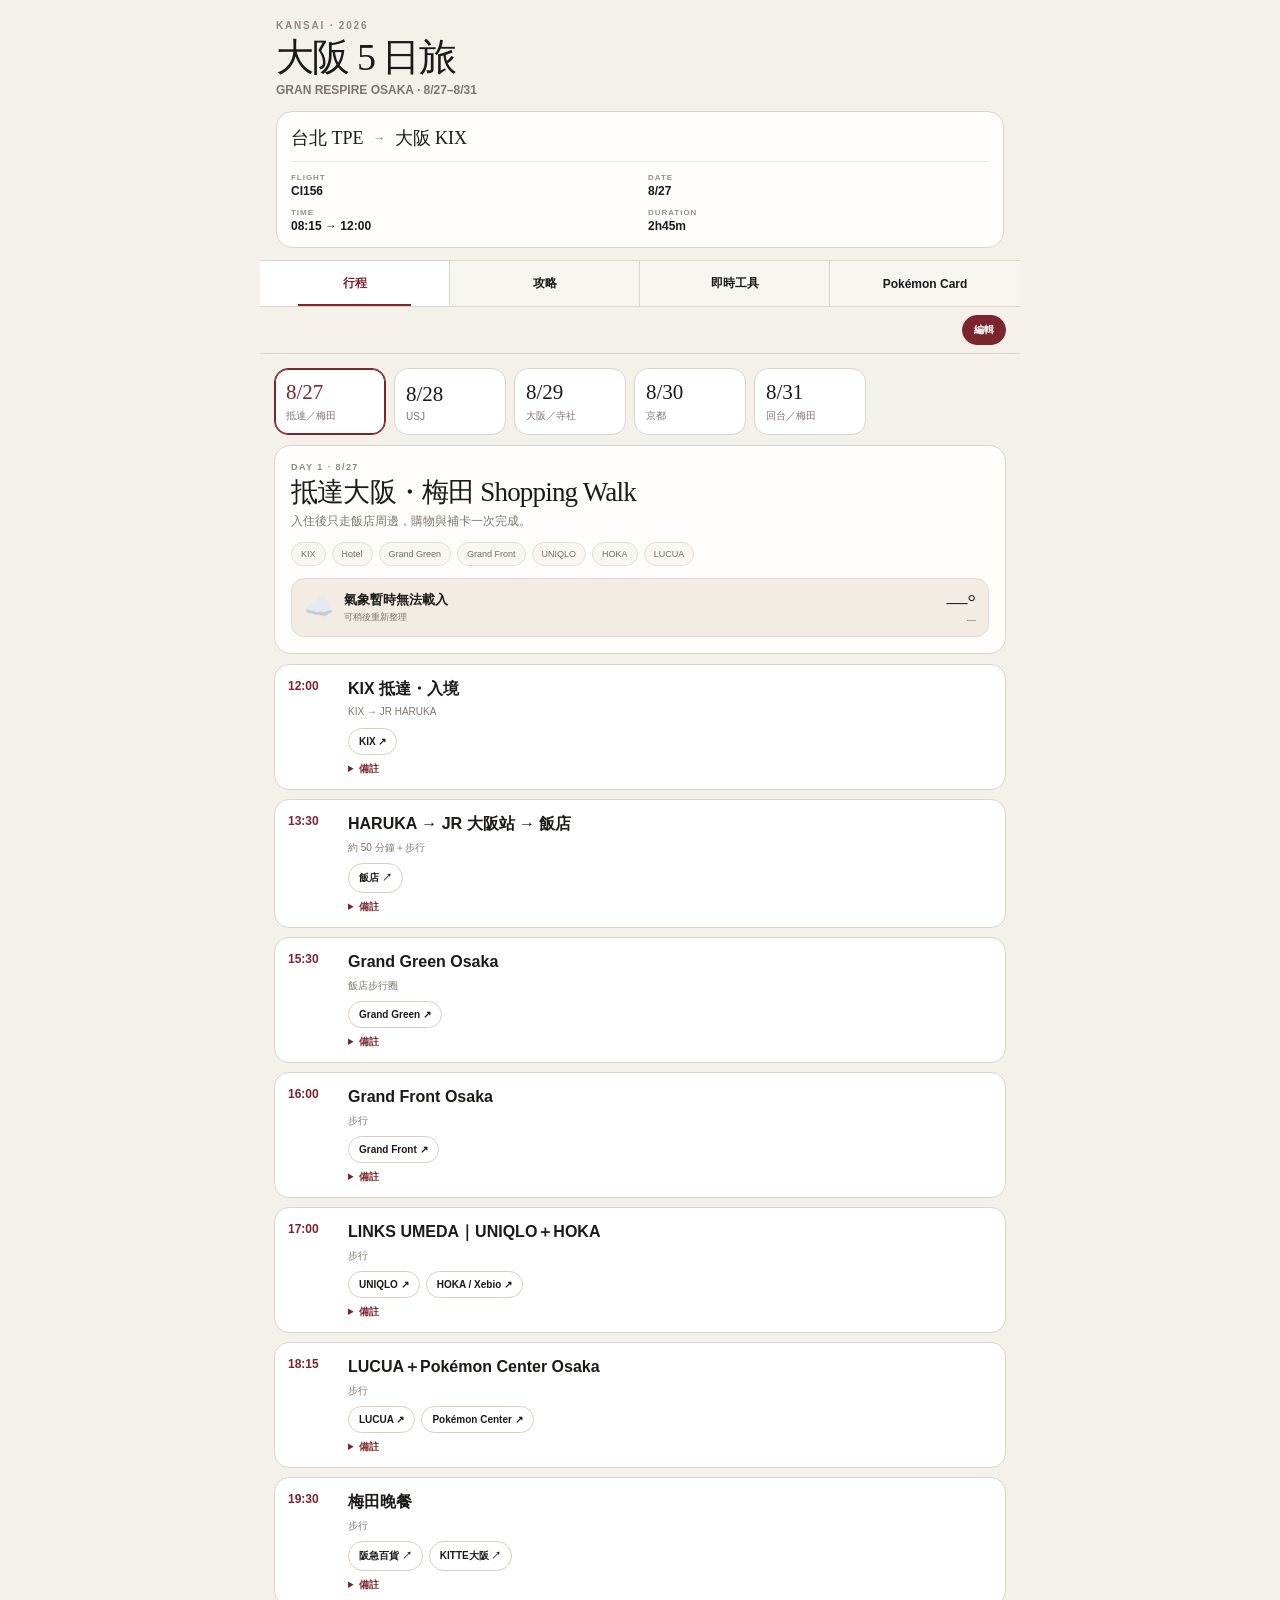
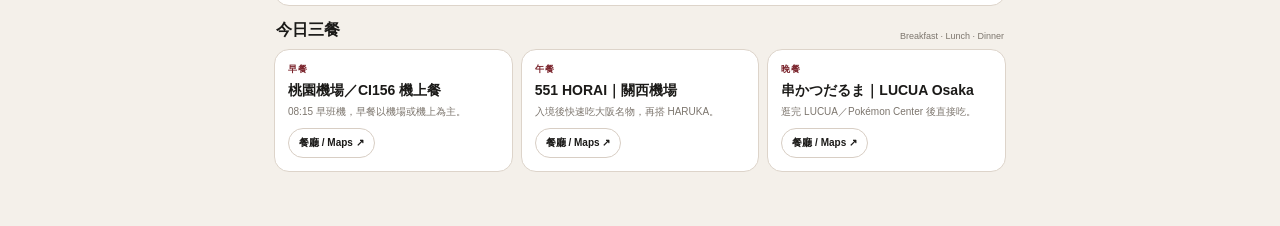
<file: index.html>
<!doctype html><html lang="zh-Hant"><head><meta charset="utf-8"><meta name="viewport" content="width=device-width,initial-scale=1,viewport-fit=cover"><meta name="theme-color" content="#f4f0ea"><title>大阪 5 日旅</title><meta http-equiv="refresh" content="0; url=./mobile-app-v27.html?v=27b"><script>location.replace('./mobile-app-v27.html?v=27b');</script><style>html,body{margin:0;min-height:100%;background:#f4f0ea;color:#1b1a18;font-family:-apple-system,BlinkMacSystemFont,'Segoe UI','Noto Sans TC',sans-serif}.loading{min-height:100vh;display:grid;place-items:center}.box{text-align:center}.box b{display:block;font-family:Georgia,serif;font-size:32px;font-weight:400}.box span{display:block;margin-top:8px;color:#817970;font-size:12px}</style></head><body><div class="loading"><div class="box"><b>大阪 5 日旅</b><span>正在開啟旅遊 App…</span></div></div></body></html>
</file>
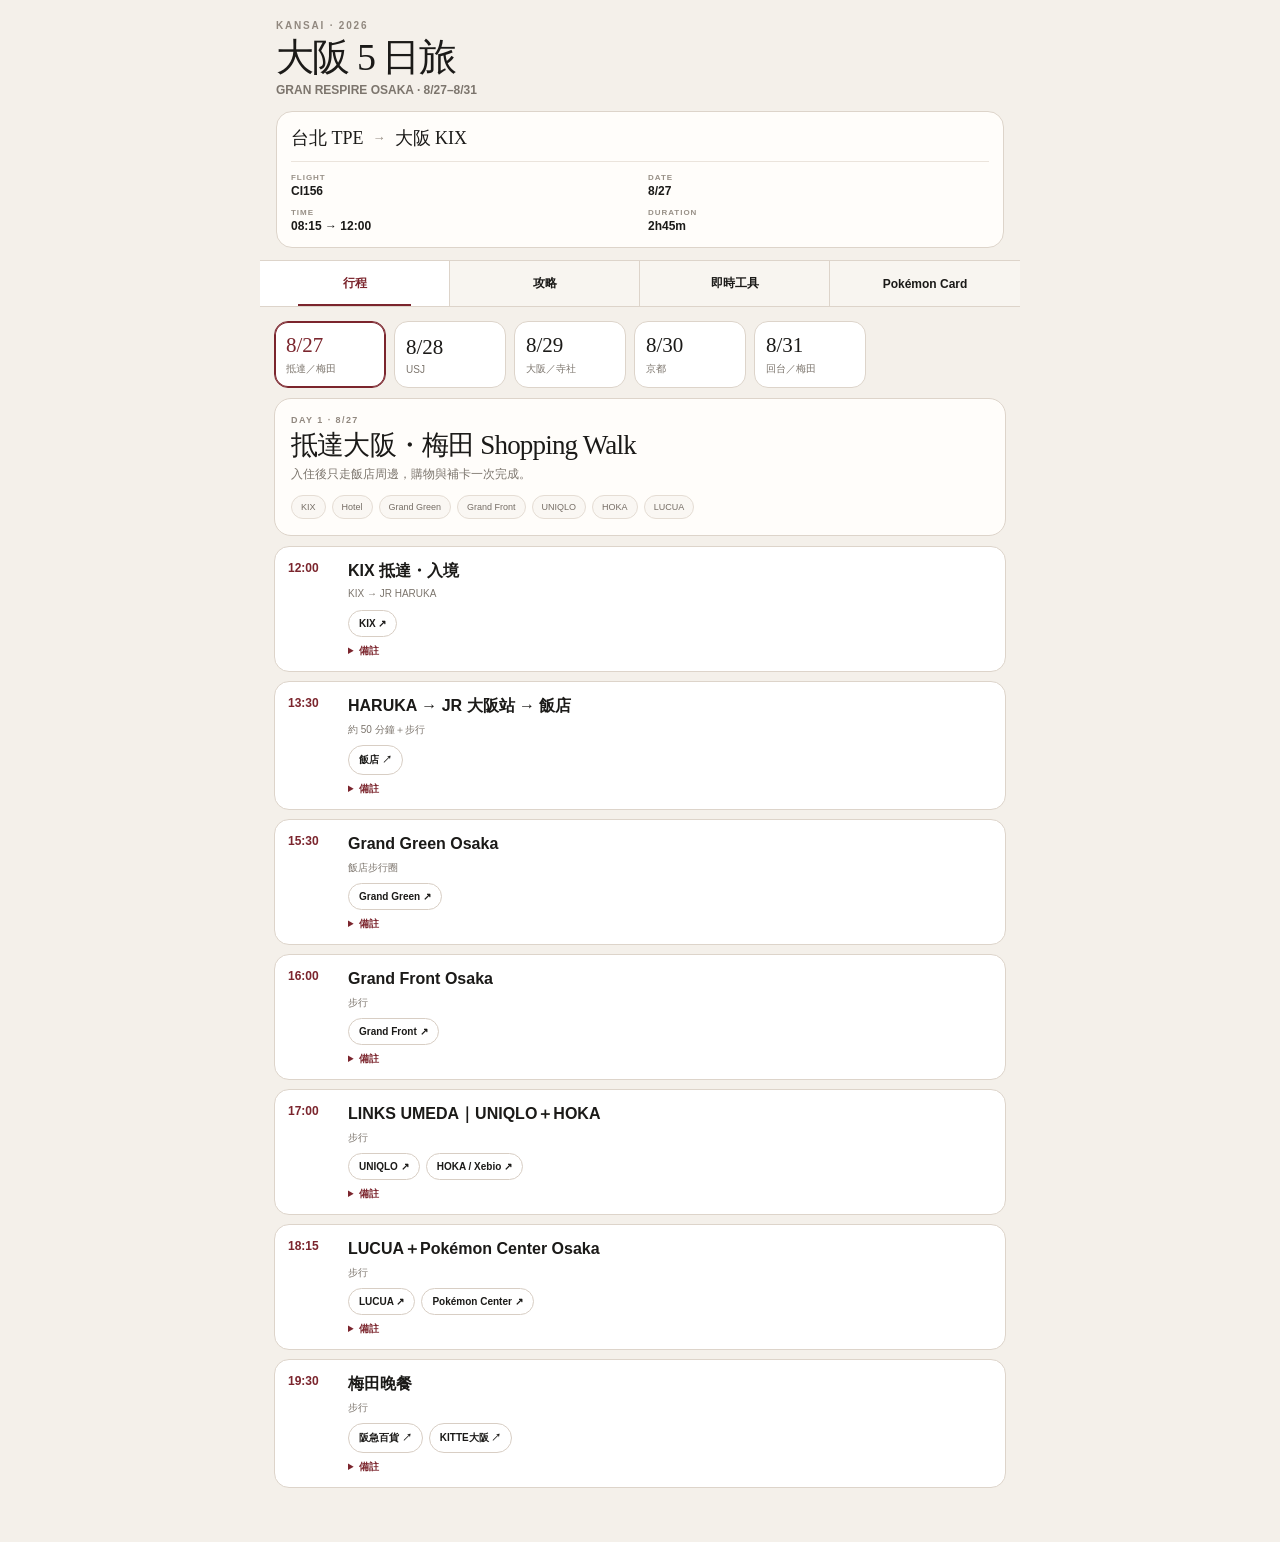
<file: mobile-app-v26.html>
<!doctype html><html lang="zh-Hant"><head><meta charset="utf-8"><meta name="viewport" content="width=device-width,initial-scale=1,viewport-fit=cover"><meta name="theme-color" content="#f4f0ea"><title>大阪 5 日旅</title>
<style>
:root{--bg:#f4f0ea;--paper:#fffdfa;--ink:#1b1a18;--muted:#7c756d;--line:#ddd4ca;--wine:#7b252d;--soft:#eee7df}
*{box-sizing:border-box}html,body{margin:0;max-width:100%;overflow-x:hidden;background:var(--bg);color:var(--ink);font-family:-apple-system,BlinkMacSystemFont,"Segoe UI","Noto Sans TC",sans-serif}body{padding-bottom:40px}a{color:inherit}button{font:inherit}
.app{width:100%;max-width:760px;margin:0 auto}
.hero{padding:20px 16px 12px}.kicker{font-size:10px;letter-spacing:.18em;font-weight:900;color:#91887f}h1{font-family:Georgia,"Noto Serif TC",serif;font-size:38px;font-weight:400;letter-spacing:-.04em;line-height:1;margin:7px 0 7px}.sub{font-size:12px;color:var(--muted);font-weight:700}
.flight{margin-top:14px;background:var(--paper);border:1px solid var(--line);border-radius:16px;padding:14px}.flight-route{display:flex;align-items:center;gap:9px;font-family:Georgia,"Noto Serif TC",serif;font-size:18px}.flight-route b{font-size:13px;color:#978e84}.flight-grid{display:grid;grid-template-columns:repeat(2,minmax(0,1fr));gap:10px 16px;border-top:1px solid #ebe4dc;margin-top:11px;padding-top:11px}.flight-grid span{font-size:12px;font-weight:800}.flight-grid small{display:block;color:#989087;font-size:8px;letter-spacing:.12em;text-transform:uppercase;margin-bottom:2px}
.mainnav{position:sticky;top:0;z-index:30;display:grid;grid-template-columns:repeat(4,minmax(0,1fr));background:rgba(248,245,240,.97);backdrop-filter:blur(16px);border-top:1px solid var(--line);border-bottom:1px solid var(--line)}.mainnav button{appearance:none;border:0;border-right:1px solid var(--line);background:transparent;padding:14px 1px;font-size:12px;font-weight:850;white-space:nowrap;color:var(--ink);position:relative}.mainnav button:last-child{border-right:0}.mainnav button.active{color:var(--wine);background:white}.mainnav button.active:after{content:"";position:absolute;left:20%;right:20%;bottom:0;height:2px;background:var(--wine)}
.page{display:none;padding:14px}.page.active{display:block}.sectionhead{padding:4px 2px 12px}.ey{font-size:9px;letter-spacing:.16em;font-weight:900;color:#91887f}h2{font-family:Georgia,"Noto Serif TC",serif;font-size:28px;font-weight:400;letter-spacing:-.03em;line-height:1.12;margin:5px 0 5px}.sectionhead p{margin:0;color:var(--muted);font-size:12px;line-height:1.6}
.days{display:flex;gap:8px;overflow-x:auto;scrollbar-width:none;padding-bottom:10px}.days::-webkit-scrollbar{display:none}.daybtn{flex:0 0 112px;border:1px solid var(--line);border-radius:14px;background:white;text-align:left;padding:11px;color:var(--ink)}.daybtn b{font-family:Georgia,serif;font-weight:400;font-size:21px;display:block}.daybtn span{display:block;color:var(--muted);font-size:10px;margin-top:4px;white-space:nowrap;overflow:hidden;text-overflow:ellipsis}.daybtn.active{border-color:var(--wine);box-shadow:inset 0 0 0 1px var(--wine)}.daybtn.active b{color:var(--wine)}
.dayhead{background:var(--paper);border:1px solid var(--line);border-radius:17px;padding:16px;margin-bottom:10px}.dayhead h2{font-size:27px}.dayhead p{margin:0;color:var(--muted);font-size:12px;line-height:1.55}.chips{display:flex;gap:6px;overflow-x:auto;padding-top:11px}.chips span{flex:0 0 auto;border:1px solid #e5ddd4;background:#faf7f3;border-radius:999px;padding:6px 9px;font-size:9px;color:#756d65}
.timeline{display:grid;gap:9px}.stop{display:grid;grid-template-columns:50px minmax(0,1fr);gap:10px;background:white;border:1px solid var(--line);border-radius:15px;padding:13px}.time{font-size:12px;font-weight:900;color:var(--wine);padding-top:1px}.stop h3{font-size:16px;line-height:1.35;margin:0 0 5px}.transport{font-size:10px;line-height:1.55;color:var(--muted)}.links{display:flex;flex-wrap:wrap;gap:6px;margin-top:8px}.link{display:inline-flex;text-decoration:none;border:1px solid #d8cec4;border-radius:999px;padding:7px 10px;background:#fff;font-size:10px;font-weight:800}details.note{margin-top:7px}details.note summary{font-size:10px;font-weight:800;color:var(--wine);cursor:pointer}details.note p{margin:7px 0 0;color:var(--muted);font-size:11px;line-height:1.65}
.cats{display:flex;gap:7px;overflow-x:auto;scrollbar-width:none;padding-bottom:11px}.cats::-webkit-scrollbar{display:none}.cat{flex:0 0 auto;border:1px solid var(--line);border-radius:999px;background:white;padding:9px 13px;font-size:11px;font-weight:800;color:var(--ink)}.cat.active{background:var(--wine);border-color:var(--wine);color:white}
.intro{background:#f0ebe5;border-radius:14px;padding:12px 13px;color:#625c56;font-size:11px;line-height:1.65;margin-bottom:10px}.cardlist{display:grid;gap:9px}details.card{background:white;border:1px solid var(--line);border-radius:15px;overflow:hidden}details.card summary{list-style:none;cursor:pointer;padding:14px 15px;font-size:14px;font-weight:850;line-height:1.4}details.card summary::-webkit-details-marker{display:none}details.card summary:after{content:'＋';float:right;color:var(--wine)}details.card[open] summary:after{content:'－'}.cardbody{padding:0 15px 14px;border-top:1px solid #eee7df}.cardbody p{font-size:12px;line-height:1.75;color:#625d57;margin:12px 0 0;white-space:normal;overflow-wrap:anywhere}.cardbody .links{margin-top:10px}
.filters{display:flex;gap:7px;overflow-x:auto;padding-bottom:11px;scrollbar-width:none}.filter{flex:0 0 auto;border:1px solid var(--line);border-radius:999px;background:white;padding:8px 12px;font-size:10px;font-weight:800}.filter.active{background:var(--wine);color:white;border-color:var(--wine)}.shoplist{display:grid;gap:9px}.shop{background:white;border:1px solid var(--line);border-radius:15px;padding:14px}.shop .area{font-size:9px;letter-spacing:.12em;font-weight:900;color:var(--wine)}.shop h3{font-size:16px;margin:5px 0 6px}.shop p{margin:0;color:var(--muted);font-size:11px;line-height:1.65}
</style></head><body><main class="app">
<header class="hero"><div class="kicker">KANSAI · 2026</div><h1>大阪 5 日旅</h1><div class="sub">GRAN RESPIRE OSAKA · 8/27–8/31</div><section class="flight"><div class="flight-route"><span>台北 TPE</span><b>→</b><span>大阪 KIX</span></div><div class="flight-grid"><span><small>Flight</small>CI156</span><span><small>Date</small>8/27</span><span><small>Time</small>08:15 → 12:00</span><span><small>Duration</small>2h45m</span></div></section></header>
<nav class="mainnav"><button class="active" data-page="itinerary">行程</button><button data-page="guide">攻略</button><button data-page="tools">即時工具</button><button data-page="pokemon">Pokémon Card</button></nav>
<section class="page active" id="itinerary"><div class="days" id="days"></div><div id="dayview"></div></section>
<section class="page" id="guide"><div class="sectionhead"><div class="ey">TRAVEL GUIDE</div><h2>旅遊攻略</h2><p>先選分類，再看需要的資訊。</p></div><div class="cats" id="guideCats"></div><div id="guideView"></div></section>
<section class="page" id="tools"><div class="sectionhead"><div class="ey">TRAVEL TOOLS</div><h2>即時工具</h2><p>交通、訂位、三餐、行李與緊急備案。</p></div><div class="cats" id="toolCats"></div><div id="toolView"></div></section>
<section class="page" id="pokemon"><div class="sectionhead"><div class="ey">CARD SHOP ATLAS</div><h2>Pokémon Card</h2><p>依區域找店，直接開 Maps。</p></div><div class="filters" id="filters"></div><div class="shoplist" id="shops"></div></section>
</main>
<script>
const DATA={"days":[{"date":"8/27","short":"抵達／梅田","title":"抵達大阪・梅田 Shopping Walk","note":"入住後只走飯店周邊，購物與補卡一次完成。","chips":["KIX","Hotel","Grand Green","Grand Front","UNIQLO","HOKA","LUCUA"],"stops":[["12:00","KIX 抵達・入境","KIX → JR HARUKA","預留 60–90 分鐘入境、領行李。",[{"label":"KIX","href":"https://www.google.com/maps/search/?api=1&query=Kansai%20International%20Airport"}]],["13:30","HARUKA → JR 大阪站 → 飯店","約 50 分鐘＋步行","寄放行李／Check-in。",[{"label":"飯店","href":"https://www.google.com/maps/search/?api=1&query=Hotel%20Hankyu%20GRAN%20RESPIRE%20OSAKA"}]],["15:30","Grand Green Osaka","飯店步行圈","先逛飯店樓下與周邊商場。",[{"label":"Grand Green","href":"https://www.google.com/maps/search/?api=1&query=Grand%20Green%20Osaka%20South%20Building%20Osaka"}]],["16:00","Grand Front Osaka","步行","服飾、生活選物與雜貨。",[{"label":"Grand Front","href":"https://www.google.com/maps/search/?api=1&query=Grand%20Front%20Osaka"}]],["17:00","LINKS UMEDA｜UNIQLO＋HOKA","步行","UNIQLO UMEDA 1–2F；HOKA 到 4F Super Sports Xebio 看現場庫存。",[{"label":"UNIQLO","href":"https://www.google.com/maps/search/?api=1&query=UNIQLO%20UMEDA%20LINKS%20UMEDA%20Osaka"},{"label":"HOKA / Xebio","href":"https://www.google.com/maps/search/?api=1&query=Super%20Sports%20Xebio%20LINKS%20UMEDA%20Osaka"}]],["18:15","LUCUA＋Pokémon Center Osaka","步行","最後補官方商品與卡牌。",[{"label":"LUCUA","href":"https://www.google.com/maps/search/?api=1&query=LUCUA%20Osaka"},{"label":"Pokémon Center","href":"https://www.google.com/maps/search/?api=1&query=Pok%C3%A9mon%20Center%20Osaka%20LUCUA%20Osaka"}]],["19:30","梅田晚餐","步行","阪急、Yodobashi、KITTE 視體力擇一。",[{"label":"阪急百貨","href":"https://www.google.com/maps/search/?api=1&query=Hankyu%20Umeda%20Main%20Store%20Osaka"},{"label":"KITTE大阪","href":"https://www.google.com/maps/search/?api=1&query=KITTE%20Osaka"}]]]},
{"date":"8/28","short":"USJ","title":"Universal Studios Japan","note":"白天專心玩 USJ，回梅田再補卡。","chips":["USJ","Universal City","Umeda"],"stops":[["06:30","飯店出發","大阪站 → 西九條 → Universal-City","依官方開園時間提早抵達。",[{"label":"USJ","href":"https://www.google.com/maps/search/?api=1&query=Universal%20Studios%20Japan"}]],["全天","USJ","Park Day","Express Pass 依時段跑，其餘用 App 看等待時間。",[{"label":"USJ","href":"https://www.google.com/maps/search/?api=1&query=Universal%20Studios%20Japan"}]],["20:30","回梅田・夜間補卡","Universal-City → Osaka Station","時間夠再去 CARDBOX OSAKA。",[{"label":"CARDBOX OSAKA","href":"https://www.google.com/maps/search/?api=1&query=CARDBOX%20OSAKA%20BREEZE%20BREEZE"}]]]},
{"date":"8/29","short":"大阪／寺社","title":"勝尾寺＋大鳥大社＋City Walk","note":"早上勝尾寺，中午大鳥大社，傍晚回難波／日本橋巡卡。","chips":["Katsuoji","Otori Taisha","Namba","Nipponbashi"],"stops":[["07:45","飯店出發 → 箕面萱野","梅田 → 御堂筋線／北大阪急行","銜接勝尾寺直行巴士。",[{"label":"箕面萱野","href":"https://www.google.com/maps/search/?api=1&query=Minoh-Kayano%20Station"}]],["09:00","勝尾寺","箕面萱野 → 直行巴士","參拜、達摩、拍照約 90 分鐘。",[{"label":"勝尾寺","href":"https://www.google.com/maps/search/?api=1&query=Katsuoji%20Temple%20Osaka"}]],["12:30","大鳥大社","箕面萱野 → 天王寺 → JR 阪和線 → 鳳","JR 鳳站步行約 5 分鐘。",[{"label":"大鳥大社","href":"https://www.google.com/maps/search/?api=1&query=Otori%20Taisha%20Osaka"}]],["15:00","難波八阪神社＋Late Lunch","鳳 → 天王寺 → 難波","咖啡與午餐依現場排隊彈性穿插。",[{"label":"難波八阪神社","href":"https://www.google.com/maps/search/?api=1&query=Namba%20Yasaka%20Jinja%20Osaka"},{"label":"AUN COFFEE","href":"https://www.google.com/maps/search/?api=1&query=AUN%20COFFEE%20Osaka"}]],["17:00","Pokémon Center Osaka DX → Card Hunt","心齋橋 → 難波 → 日本橋","巡 Hareruya2、Dragon Star、Card Labo 等。",[{"label":"Pokémon Center Osaka DX","href":"https://www.google.com/maps/search/?api=1&query=Pokemon%20Center%20Osaka%20DX"},{"label":"Hareruya2 Namba","href":"https://www.google.com/maps/search/?api=1&query=Hareruya%202%20Namba"},{"label":"Dragon Star","href":"https://www.google.com/maps/search/?api=1&query=Dragon%20Star%20Nipponbashi%20Osaka"}]],["20:00","難波晚餐＋藥妝","難波／心齋橋 → 梅田","晚餐後直接回飯店。",[{"label":"難波","href":"https://www.google.com/maps/search/?api=1&query=Namba%20Osaka"}]]]},
{"date":"8/30","short":"京都","title":"京都東山・祇園・河原町","note":"早上東山，下午河原町，回大阪前補京都卡店。","chips":["Fushimi Inari","Kiyomizu","Gion","Kawaramachi"],"stops":[["07:00","大阪 → 伏見稻荷","JR Osaka → Kyoto → Inari","早出避開人潮。",[{"label":"伏見稻荷","href":"https://www.google.com/maps/search/?api=1&query=Fushimi%20Inari%20Taisha"}]],["10:30","清水寺・二年坂・三年坂","市區交通＋步行","正午前完成坡道區。",[{"label":"清水寺","href":"https://www.google.com/maps/search/?api=1&query=Kiyomizu-dera%20Kyoto"}]],["15:30","祇園 → 河原町","步行／巴士","咖啡、錦市場或河原町商圈彈性調整。",[{"label":"祇園","href":"https://www.google.com/maps/search/?api=1&query=Gion%20Kyoto"},{"label":"錦市場","href":"https://www.google.com/maps/search/?api=1&query=Nishiki%20Market%20Kyoto"}]],["17:30","Pokémon Card Kyoto","河原町 → 四条烏丸 → 大阪梅田","TCG Capital＋Pokémon Center Kyoto。",[{"label":"Pokémon Center Kyoto","href":"https://www.google.com/maps/search/?api=1&query=Pokemon%20Center%20Kyoto"}]]]},
{"date":"8/31","short":"回台／梅田","title":"大阪 City Walk＋移動日回台灣","note":"退房後只留大阪站周邊，依回程班機倒推前往 KIX。","chips":["Hotel","Umeda","Last Card Hunt","KIX"],"stops":[["09:00","Check-out・行李寄放","飯店","大件行李留在飯店。",[{"label":"飯店","href":"https://www.google.com/maps/search/?api=1&query=Hotel%20Hankyu%20GRAN%20RESPIRE%20OSAKA"}]],["09:30","Grand Green → Grand Front → LUCUA","大阪站步行圈","最後購物、咖啡與伴手禮。",[{"label":"Grand Green","href":"https://www.google.com/maps/search/?api=1&query=Grand%20Green%20Osaka"},{"label":"LUCUA","href":"https://www.google.com/maps/search/?api=1&query=LUCUA%20Osaka"}]],["11:00","最後 Pokémon Card Hunt","梅田","只補前幾天缺貨清單。",[{"label":"Pokémon Center Osaka","href":"https://www.google.com/maps/search/?api=1&query=Pokemon%20Center%20Osaka%20LUCUA%20Osaka"},{"label":"CARDBOX OSAKA","href":"https://www.google.com/maps/search/?api=1&query=CARDBOX%20OSAKA%20BREEZE%20BREEZE"}]],["12:30","大阪站最後午餐・取行李","梅田","LUCUA、KITTE 或阪神梅田擇一。",[{"label":"KITTE大阪","href":"https://www.google.com/maps/search/?api=1&query=KITTE%20Osaka"}]],["依班機","大阪 → KIX → 台灣","大阪站 → KIX","以不影響報到與托運為最高優先。",[{"label":"KIX","href":"https://www.google.com/maps/search/?api=1&query=Kansai%20International%20Airport"}]]]}],
"guide":{"overview":{"name":"概況","intro":"8 月底的關西仍是盛夏。重點是防暑、補水，把長時間戶外景點放在早上。","cards":[{"title":"8 月天氣策略","body":"薄、透氣、快乾；隨身水、電解質飲、帽子、小風扇。午後雷雨時把室內商場與卡店提前。","links":[]}]},"attractions":{"name":"景點","intro":"景點當資料庫使用，依天氣、體力與現場狀況替換。","cards":[{"title":"大阪","body":"USJ、難波八阪神社、勝尾寺、大鳥大社、Grand Green Osaka。","links":[]},{"title":"京都","body":"伏見稻荷、清水寺、二三年坂、祇園、錦市場。","links":[]}]},"food":{"name":"美食","intro":"以大阪粉物、牛肉、拉麵，京都抹茶與在地甜點為主。","cards":[{"title":"大阪吃什麼","body":"大阪燒、燒肉、豬排、拉麵；熱門時段優先錯峰。","links":[]},{"title":"京都吃什麼","body":"抹茶、蕎麥麵、和菓子與咖啡。","links":[]}]},"transport":{"name":"交通","intro":"住宿在大阪站／梅田，KIX、USJ、京都都能從鐵路樞紐直接發散。","cards":[{"title":"KIX → 大阪站","body":"以 HARUKA 為主；市區與跨城使用 ICOCA／單次票。","links":[]},{"title":"跨城原則","body":"大阪↔京都以 JR／阪急依目的地選擇；大阪市內以 Metro＋步行。","links":[]}]},"stay":{"name":"住宿","intro":"GRAN RESPIRE OSAKA 適合大阪站為基地、每天往外放射。","cards":[{"title":"住梅田的優點","body":"KIX、京都、USJ 交通方便；百貨、餐廳與 Pokémon Center 都近。","links":[]}]},"shopping":{"name":"購物","intro":"伴手禮、藥妝與 Pokémon Card 分成隨路買與最後一天補貨。","cards":[{"title":"梅田","body":"LUCUA、大丸、阪神、阪急、Grand Front、Yodobashi、KITTE。","links":[]},{"title":"心齋橋／難波／日本橋","body":"服飾、藥妝、卡店密集，8/29 集中處理。","links":[]}]},"budget":{"name":"預算","intro":"必要成本與購物／Pokémon Card 預算分開看。","cards":[{"title":"每日基準","body":"餐飲約 ¥4,000–8,000／日；市區交通約 ¥1,000–2,500／日；咖啡小吃約 ¥1,000–2,000／日。","links":[]}]}} ,
"ops":{"transport":{"name":"交通","intro":"先用 HARUKA 進大阪，市內與跨城以 ICOCA／單次票處理。","cards":[{"title":"交通原則","body":"沒有必要為這份行程硬買一張全包 Pass。每段依 JR、Metro、阪急與步行組合即可。","links":[]}]},"reserve":{"name":"訂位","intro":"真正有庫存風險的是 USJ；餐廳多半是熱門時段排隊。","cards":[{"title":"優先處理","body":"USJ Studio Pass／Express Pass 先買；熱門餐廳視需求預約。","links":[]}]},"meals":{"name":"三餐","intro":"餐廳以動線、在地感與排隊風險平衡。","cards":[{"title":"用餐策略","body":"早餐簡單、午餐跟行程走、晚餐回主要商圈；不為一間店跨區。","links":[]}]},"save":{"name":"省錢","intro":"重點是票券不買錯、吃飯錯峰、購物不衝動、Card Hunt 先比價。","cards":[{"title":"省錢原則","body":"免費景點先吃滿；同一商圈集中購物；卡店先比價再下手。","links":[]}]},"apps":{"name":"APP","intro":"出發前登入並存好飯店、景點、卡店與餐廳。","cards":[{"title":"Google Maps","body":"主導航與店家營業狀態。","links":[{"label":"Google Maps","href":"https://maps.google.com"}]},{"title":"NAVITIME","body":"跨公司鐵路與路線判斷。","links":[]}]},"packing":{"name":"行李","intro":"8 月盛夏核心是快乾、防曬、防雨、補水與大量步行。","cards":[{"title":"必帶","body":"快乾短袖、透氣下身、薄罩衫、透氣運動鞋、防磨貼、帽子、小風扇、折傘、行動電源。","links":[]}]},"backup":{"name":"備案","intro":"下雨不等於整天取消，把戶外移到清晨／雨停窗口，把商場與卡店提前。","cards":[{"title":"緊急電話","body":"日本警察 110；救護／消防 119。","links":[]},{"title":"雨天替換","body":"USJ 改室內設施；京都縮短戶外段；大阪把 LUCUA、Grand Front、Pokémon Center 提前。","links":[]}]},"photo":{"name":"拍照","intro":"最佳時間以光線、人潮與動線為主。","cards":[{"title":"大阪","body":"Grand Green 傍晚；難波八阪神社下午；勝尾寺早上。","links":[]},{"title":"京都","body":"伏見稻荷與清水寺越早越好；祇園傍晚較有氣氛。","links":[]}]},"assistant":{"name":"AI 助手","intro":"需要翻譯、改行程或臨時問路時再用。","cards":[{"title":"臨時翻譯","body":"把中文句子交給 ChatGPT，請它只輸出自然、禮貌的日文。","links":[]}]}} ,
"shops":[{"area":"梅田","title":"Pokémon Center Osaka","desc":"LUCUA Osaka 13F，官方新品與周邊優先。","links":[{"label":"Maps","href":"https://www.google.com/maps/search/?api=1&query=Pokemon%20Center%20Osaka%20LUCUA%20Osaka"}]},{"area":"梅田","title":"CARDBOX OSAKA","desc":"BREEZE BREEZE，適合最後補卡。","links":[{"label":"Maps","href":"https://www.google.com/maps/search/?api=1&query=CARDBOX%20OSAKA%20BREEZE%20BREEZE"}]},{"area":"心齋橋","title":"Pokémon Center Osaka DX","desc":"大丸心齋橋本館，8/29 先看官方店。","links":[{"label":"Maps","href":"https://www.google.com/maps/search/?api=1&query=Pokemon%20Center%20Osaka%20DX"}]},{"area":"難波","title":"Hareruya2 Namba","desc":"單卡與比價。","links":[{"label":"Maps","href":"https://www.google.com/maps/search/?api=1&query=Hareruya%202%20Namba"}]},{"area":"日本橋","title":"Dragon Star Nipponbashi","desc":"日本橋巡店核心之一。","links":[{"label":"Maps","href":"https://www.google.com/maps/search/?api=1&query=Dragon%20Star%20Nipponbashi%20Osaka"}]},{"area":"京都","title":"Pokémon Center Kyoto","desc":"京都回大阪前的官方店。","links":[{"label":"Maps","href":"https://www.google.com/maps/search/?api=1&query=Pokemon%20Center%20Kyoto"}]}]};
const $=s=>document.querySelector(s), $$=s=>[...document.querySelectorAll(s)];
function h(s){return String(s??'').replace(/[&<>"']/g,c=>({'&':'&amp;','<':'&lt;','>':'&gt;','"':'&quot;',"'":'&#39;'}[c]))}
function links(arr){return (arr||[]).map(x=>`<a class="link" target="_blank" rel="noopener" href="${h(x.href)}">${h(x.label)} ↗</a>`).join('')}
function showPage(id){$$('.mainnav button').forEach(b=>b.classList.toggle('active',b.dataset.page===id));$$('.page').forEach(p=>p.classList.toggle('active',p.id===id));window.scrollTo({top:0,behavior:'instant'})}
$$('.mainnav button').forEach(b=>b.onclick=()=>showPage(b.dataset.page));
function renderDays(){$('#days').innerHTML=DATA.days.map((d,i)=>`<button class="daybtn ${i===0?'active':''}" data-i="${i}"><b>${h(d.date)}</b><span>${h(d.short)}</span></button>`).join('');$$('.daybtn').forEach(b=>b.onclick=()=>{$$('.daybtn').forEach(x=>x.classList.remove('active'));b.classList.add('active');renderDay(+b.dataset.i)});renderDay(0)}
function renderDay(i){const d=DATA.days[i];$('#dayview').innerHTML=`<div class="dayhead"><div class="ey">DAY ${i+1} · ${h(d.date)}</div><h2>${h(d.title)}</h2><p>${h(d.note)}</p><div class="chips">${d.chips.map(c=>`<span>${h(c)}</span>`).join('')}</div></div><div class="timeline">${d.stops.map(s=>`<article class="stop"><div class="time">${h(s[0])}</div><div><h3>${h(s[1])}</h3><div class="transport">${h(s[2])}</div><div class="links">${links(s[4])}</div>${s[3]?`<details class="note"><summary>備註</summary><p>${h(s[3])}</p></details>`:''}</div></article>`).join('')}</div>`}
function renderCats(obj,catSel,viewSel){const keys=Object.keys(obj);$(catSel).innerHTML=keys.map((k,i)=>`<button class="cat ${i===0?'active':''}" data-k="${h(k)}">${h(obj[k].name)}</button>`).join('');function render(k){const x=obj[k];$(viewSel).innerHTML=`${x.intro?`<div class="intro">${h(x.intro)}</div>`:''}<div class="cardlist">${x.cards.map(c=>`<details class="card"><summary>${h(c.title)}</summary><div class="cardbody">${c.body?`<p>${h(c.body)}</p>`:''}<div class="links">${links(c.links)}</div></div></details>`).join('')}</div>`} $$(catSel+' .cat').forEach(b=>b.onclick=()=>{$$(catSel+' .cat').forEach(x=>x.classList.remove('active'));b.classList.add('active');render(b.dataset.k)});if(keys[0])render(keys[0])}
function renderShops(area='全部'){const list=DATA.shops.filter(x=>area==='全部'||x.area===area);$('#shops').innerHTML=list.map(x=>`<article class="shop"><div class="area">${h(x.area)}</div><h3>${h(x.title)}</h3>${x.desc?`<p>${h(x.desc)}</p>`:''}<div class="links">${links(x.links)}</div></article>`).join('')||'<div class="intro">這個區域目前沒有卡店資料。</div>'}
const areas=['全部','梅田','心齋橋','難波','日本橋','京都'];$('#filters').innerHTML=areas.map((a,i)=>`<button class="filter ${i===0?'active':''}" data-a="${a}">${a}</button>`).join('');$$('.filter').forEach(b=>b.onclick=()=>{$$('.filter').forEach(x=>x.classList.remove('active'));b.classList.add('active');renderShops(b.dataset.a)});
renderDays();renderCats(DATA.guide,'#guideCats','#guideView');renderCats(DATA.ops,'#toolCats','#toolView');renderShops();
</script></body></html>
</file>
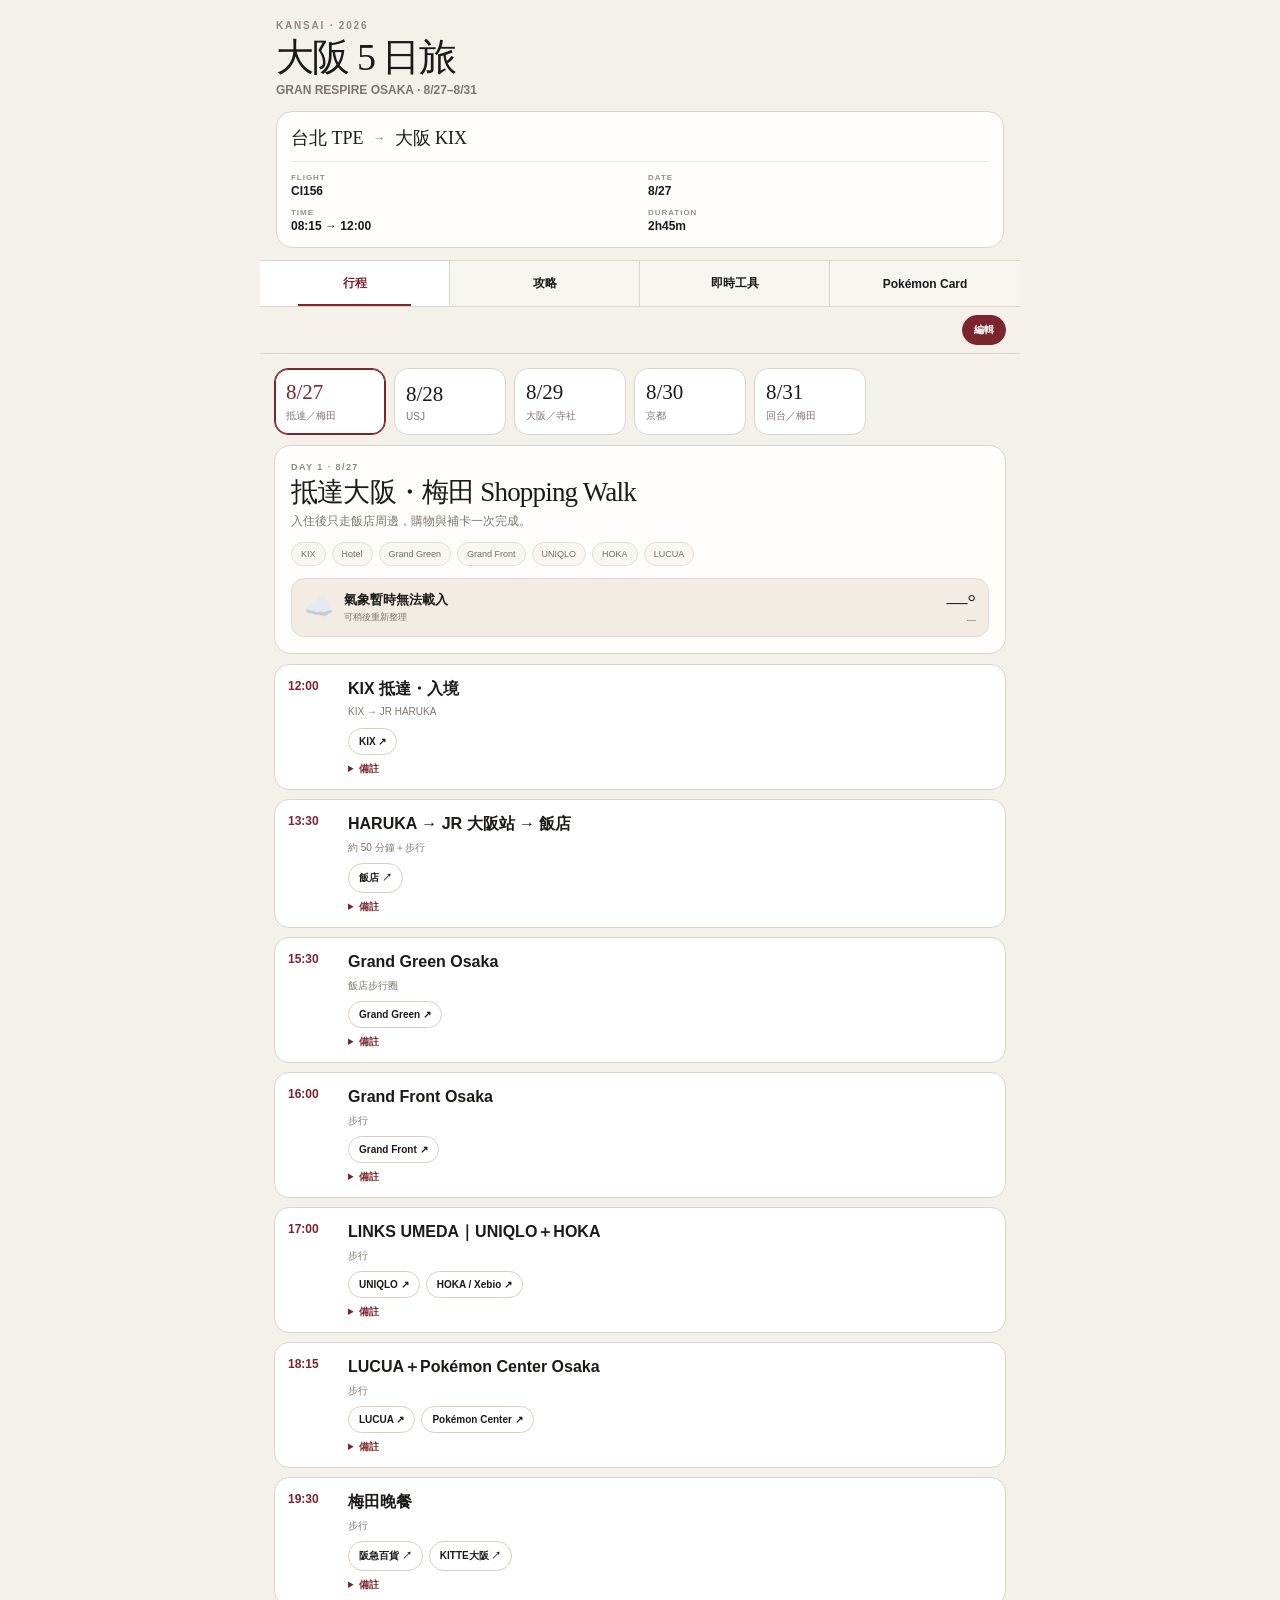
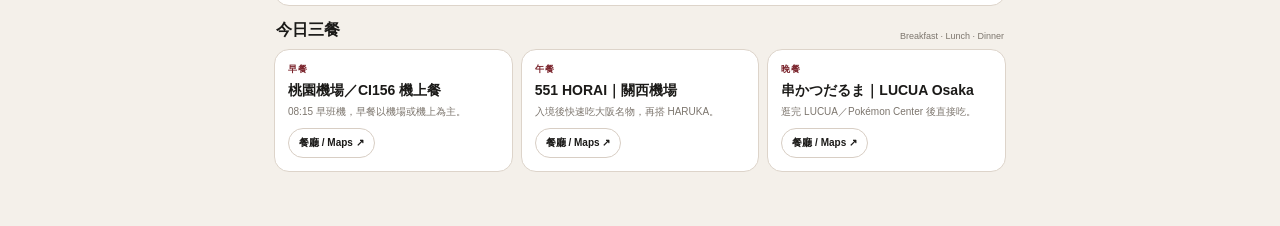
<file: mobile-app-v27.html>
<!doctype html><html lang="zh-Hant"><head><meta charset="utf-8"><meta name="viewport" content="width=device-width,initial-scale=1,viewport-fit=cover"><meta name="theme-color" content="#f4f0ea"><title>大阪 5 日旅</title><style>html,body{margin:0;min-height:100%;background:#f4f0ea;color:#1b1a18;font-family:-apple-system,BlinkMacSystemFont,'Segoe UI','Noto Sans TC',sans-serif}.load{min-height:100vh;display:grid;place-items:center;text-align:center}.load b{display:block;font-family:Georgia,serif;font-size:32px;font-weight:400}.load span{display:block;margin-top:8px;color:#817970;font-size:12px}</style></head><body><div class="load"><div><b>大阪 5 日旅</b><span>正在載入天氣與行程…</span></div></div><script>(async()=>{try{const r=await fetch('./mobile-app-v26.html?v=26',{cache:'no-store'});if(!r.ok)throw new Error('Base app unavailable');let html=await r.text();html=html.replace('</head>','<link rel="stylesheet" href="./v27-features.css?v=27"></head>');const edit='<div class="editbar"><button id="editToggle" class="primary">編輯</button><button id="saveEdits" class="only-edit">儲存</button><button id="resetEdits" class="only-edit danger">重設</button></div><div class="toast" id="toast">已儲存</div>';html=html.replace('</nav>','</nav>'+edit);const addon='<scr'+'ipt src="./v27-features.js?v=27"></scr'+'ipt>';html=html.replace('</body>',addon+'</body>');document.open();document.write(html);document.close()}catch(e){document.body.innerHTML='<div class="load"><div><b>載入失敗</b><span>'+e.message+'</span></div></div>'}})();</script></body></html>
</file>
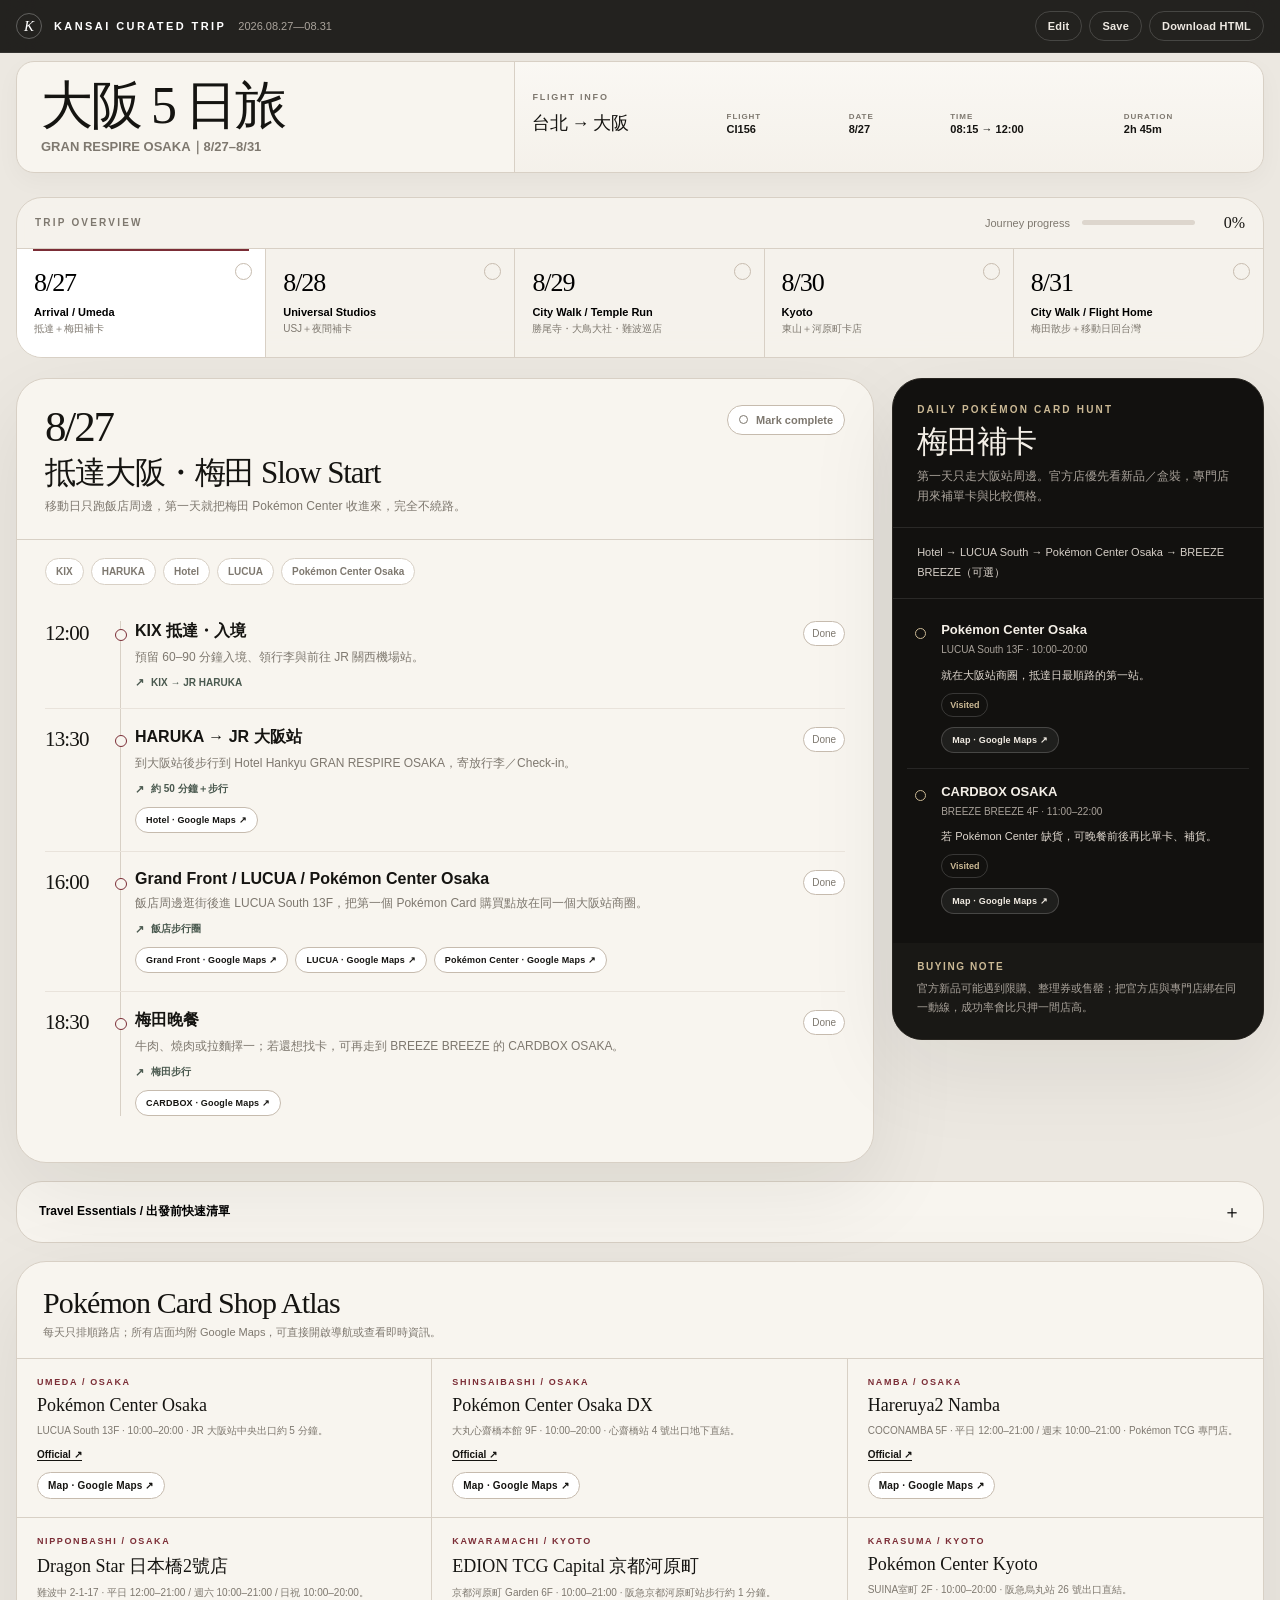
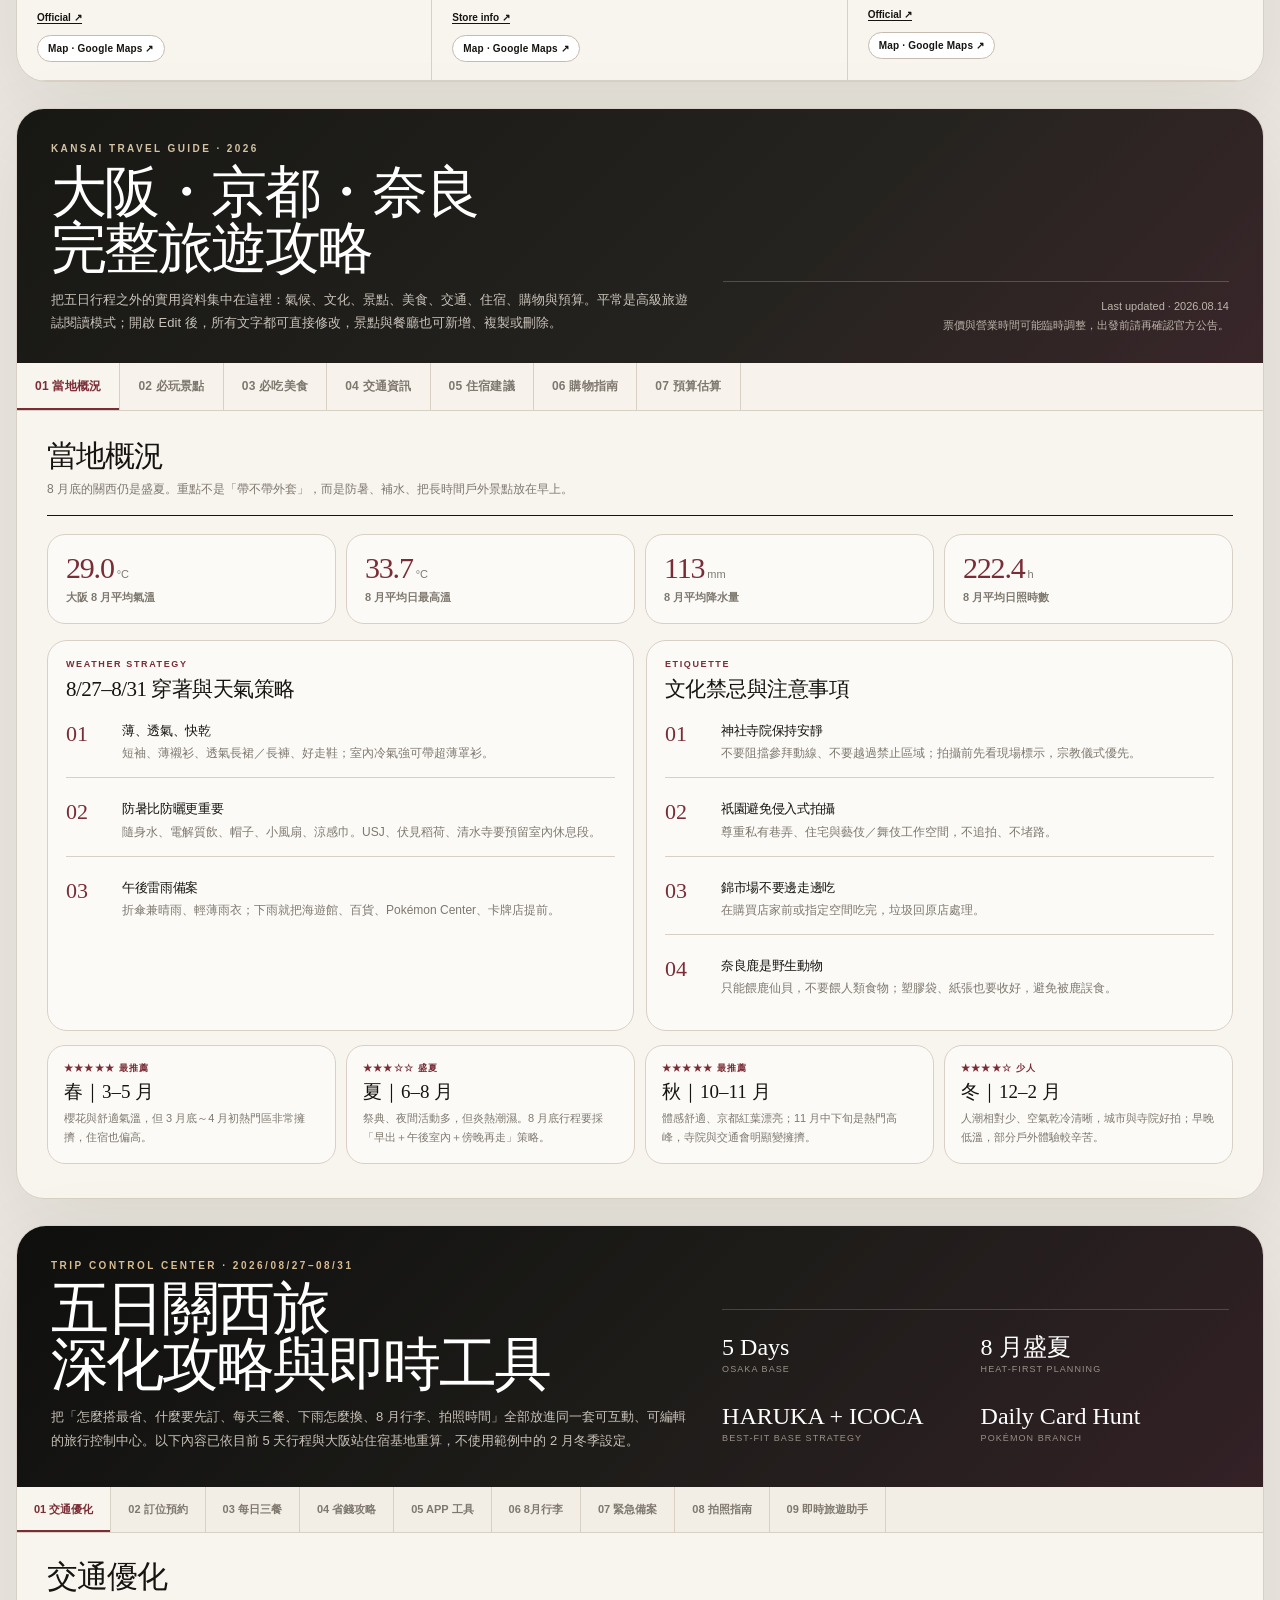
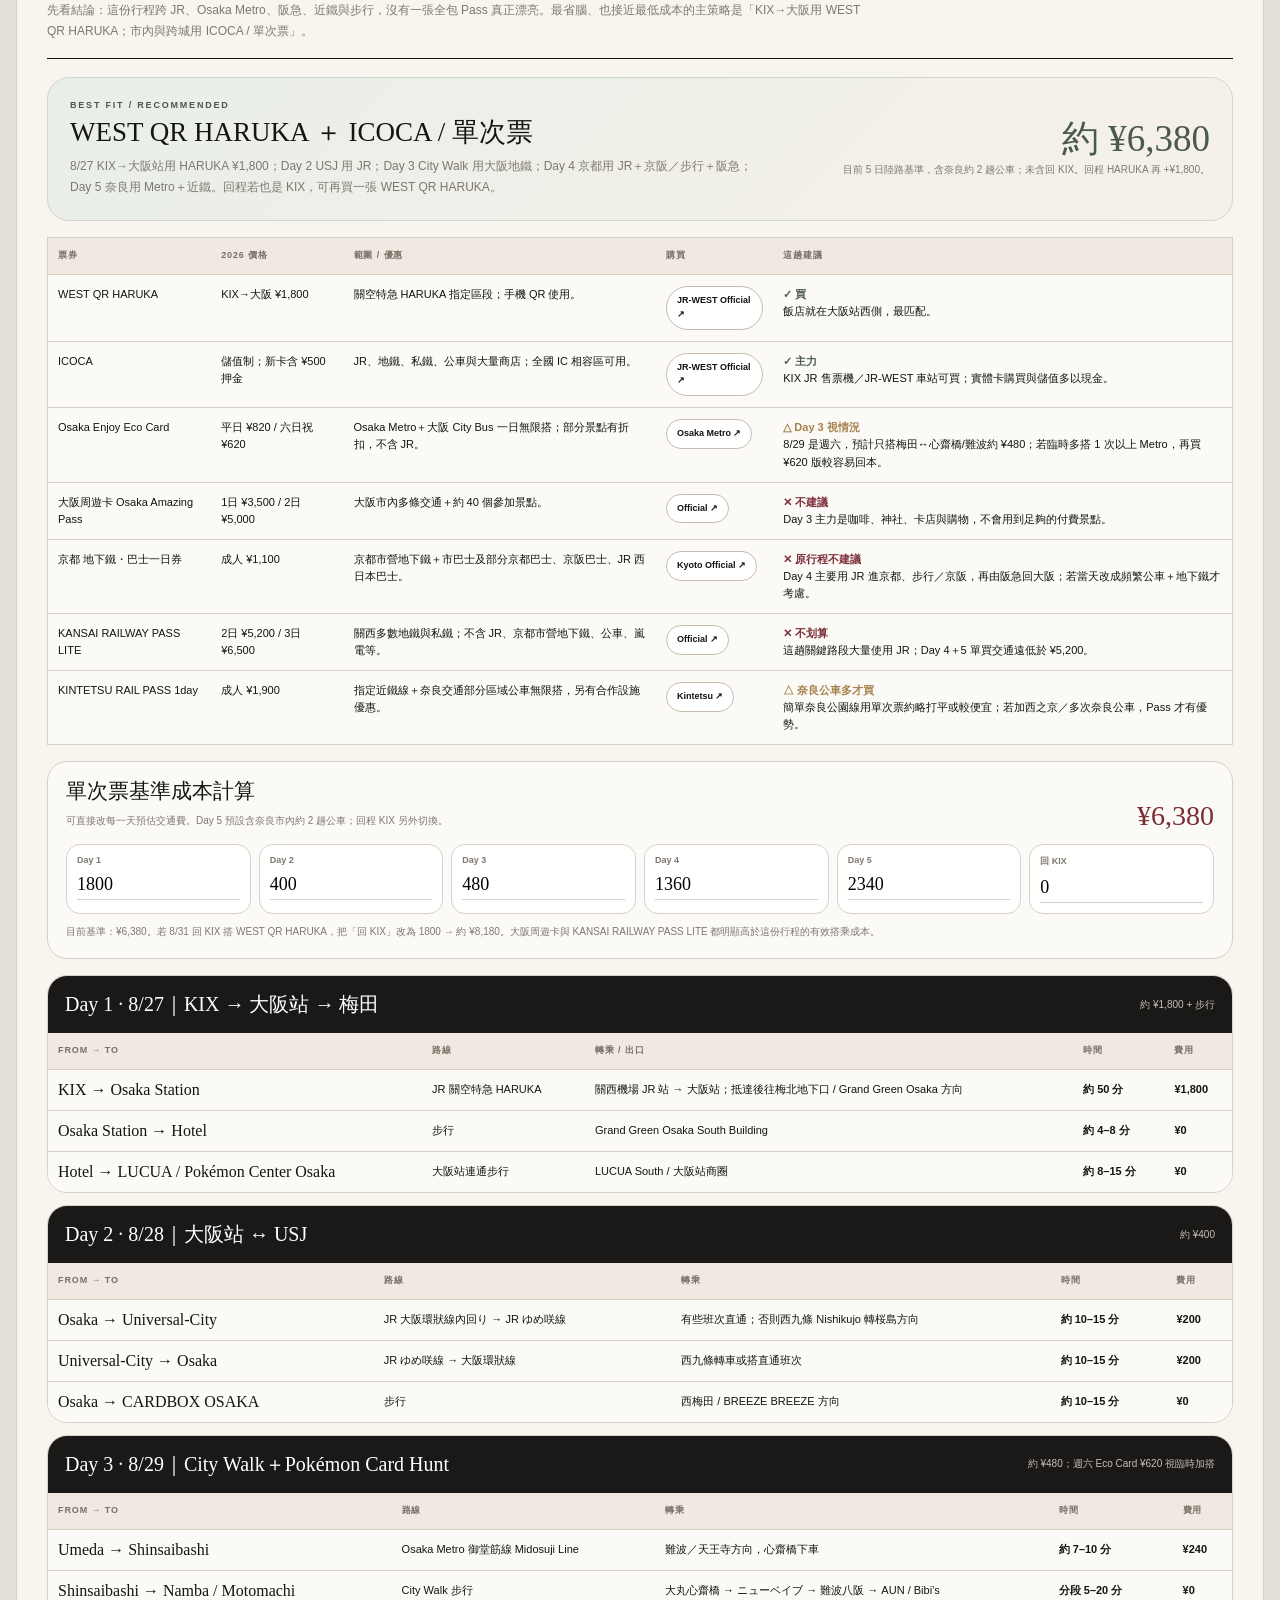
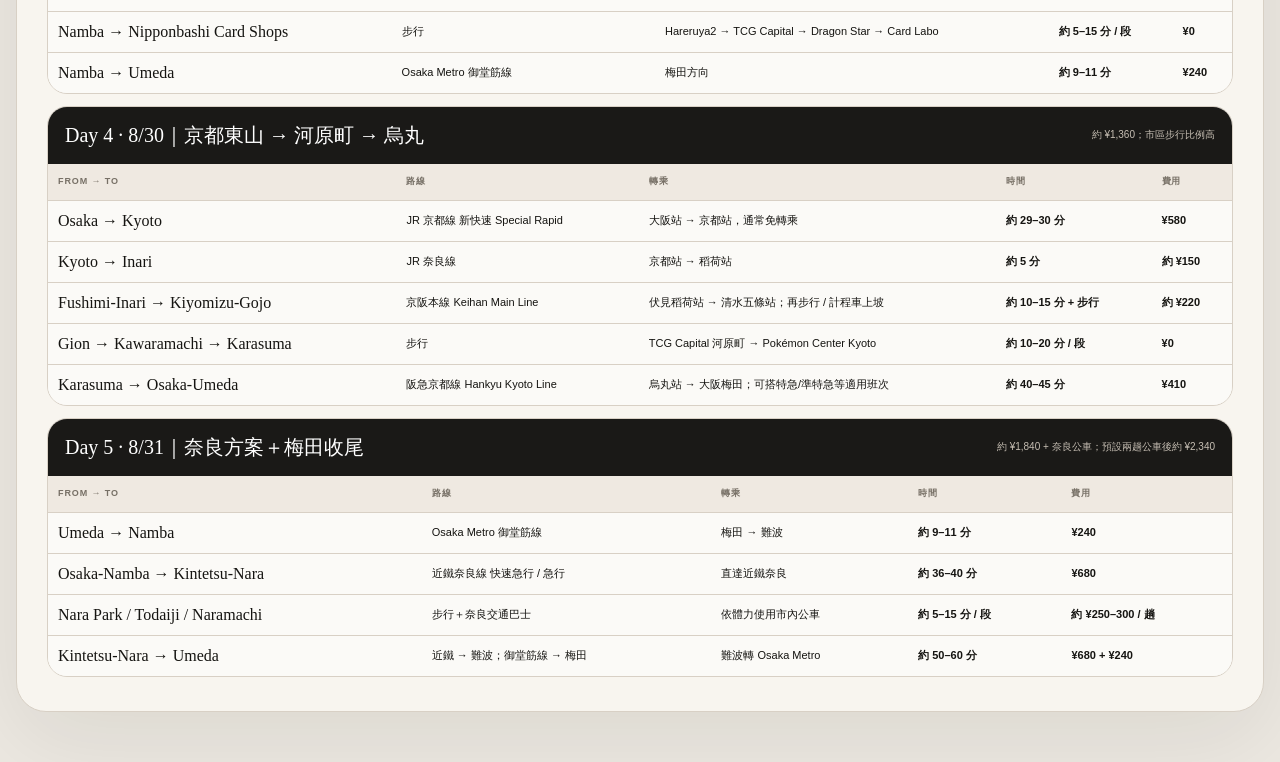
<file: mobile.html>
<!doctype html><html lang="zh-Hant"><head><meta charset="utf-8"><meta name="viewport" content="width=device-width,initial-scale=1,viewport-fit=cover"><meta name="theme-color" content="#f4f0ea"><meta http-equiv="Cache-Control" content="no-cache, no-store, must-revalidate"><meta http-equiv="Pragma" content="no-cache"><meta http-equiv="Expires" content="0"><title>大阪 5 日旅</title><style>html,body{margin:0;min-height:100%;background:#f4f0ea;color:#171714;font-family:-apple-system,BlinkMacSystemFont,"Segoe UI","Noto Sans TC",sans-serif}.loading{min-height:100vh;display:grid;place-items:center;padding:28px;text-align:center}.box{max-width:360px}.box b{display:block;font-family:Georgia,serif;font-size:30px;font-weight:400;margin-bottom:10px}.box span{font-size:13px;color:#777168}.bar{height:2px;background:#ddd5cb;margin-top:20px;overflow:hidden}.bar:after{content:"";display:block;width:45%;height:100%;background:#7b252d;animation:move 1.2s ease-in-out infinite}@keyframes move{0%{transform:translateX(-110%)}100%{transform:translateX(260%)}}button{margin-top:16px;border:0;border-radius:999px;background:#171714;color:white;padding:10px 16px}</style></head><body><div class="loading"><div class="box"><b>大阪 5 日旅</b><span>GRAN RESPIRE OSAKA｜8/27–8/31</span><div class="bar"></div></div></div><script>(async()=>{try{const files=['g01.txt','g02a1.txt','g02fix937.txt','g02a2_2.txt','g02b.txt','g03.txt','g04.txt','g05.txt','g06.txt','g07a1_1.txt','g07a1_2.txt','g07a2.txt','g07b.txt','g08.txt','g09.txt','g10.txt'];const parts=await Promise.all(files.map(async f=>{const r=await fetch(f,{cache:'no-store'});if(!r.ok)throw new Error('Missing '+f);return (await r.text()).trim()}));parts[2]=parts[2].slice(0,656)+'l'+parts[2].slice(656)+'9';const b64=parts.join('');const bin=Uint8Array.from(atob(b64),c=>c.charCodeAt(0));if(!('DecompressionStream'in window))throw new Error('請使用最新版 Safari 或 Chrome');const stream=new Blob([bin]).stream().pipeThrough(new DecompressionStream('gzip'));let html=await new Response(stream).text();const mobileFix=`<style id="mobile-layout-fix">@media(max-width:720px){.topbar-inner{align-items:center!important;gap:8px!important}.brand{min-width:0!important}.brand strong{font-size:9px!important;letter-spacing:.15em!important;line-height:1.25!important}.actions{gap:5px!important;justify-content:flex-end!important}.topbtn{padding:7px 10px!important;font-size:10px!important}#downloadBtn{display:none!important}.day-route-title{align-items:flex-start!important;padding:14px 15px!important}.day-route-title h4{font-size:17px!important;line-height:1.35!important;max-width:68%!important}.day-route-title .sum{font-size:9px!important;line-height:1.45!important;text-align:right!important;white-space:normal!important;max-width:38%!important}.route-scroll{overflow:visible!important;margin:0!important}.route-table{display:block!important;width:100%!important;border:0!important;background:transparent!important;table-layout:auto!important}.route-table thead{display:none!important}.route-table tbody{display:block!important;width:100%!important}.route-table tr{display:block!important;width:100%!important;padding:13px 15px!important;border-bottom:1px solid var(--line)!important;background:#fbfaf7!important}.route-table tr:last-child{border-bottom:0!important}.route-table td{display:grid!important;grid-template-columns:72px minmax(0,1fr)!important;gap:8px!important;width:100%!important;padding:4px 0!important;border:0!important;white-space:normal!important;font-family:var(--sans)!important;font-size:11px!important;line-height:1.55!important;overflow-wrap:anywhere!important;word-break:normal!important}.route-table td:before{color:#8a8278!important;font-size:9px!important;font-weight:900!important;letter-spacing:.08em!important;text-transform:uppercase!important}.route-table td:nth-child(1){display:block!important;font-family:var(--serif)!important;font-size:16px!important;line-height:1.35!important;padding:0 0 9px!important;white-space:normal!important}.route-table td:nth-child(1):before{content:'區間';display:block!important;margin-bottom:3px}.route-table td:nth-child(2):before{content:'路線'}.route-table td:nth-child(3):before{content:'轉乘'}.route-table td:nth-child(4):before{content:'時間'}.route-table td:nth-child(5):before{content:'費用'}}}</style>`;html=html.replace('</head>',mobileFix+'</head>');html=html.replace("const KEY='kansai-luxe-pokemon-v13';","const KEY='kansai-luxe-pokemon-v14';");const addon='<scr'+'ipt src="trip-update-v14-main.js?v=3"></scr'+'ipt>';html=html.replace('</body>',addon+'</body>');document.open();document.write(html);document.close()}catch(e){document.body.innerHTML='<div class="loading"><div class="box"><b>載入失敗</b><span>'+e.message+'</span><br><button onclick="location.reload()">重新整理</button></div></div>'}})();</script></body></html>
</file>
<file: v27-features.css>
.editbar{position:sticky;top:49px;z-index:29;display:flex;justify-content:flex-end;gap:7px;padding:8px 14px;background:rgba(244,240,234,.94);backdrop-filter:blur(12px);border-bottom:1px solid var(--line)}
.editbar button{appearance:none;border:1px solid var(--line);background:white;color:var(--ink);border-radius:999px;padding:7px 11px;font-size:10px;font-weight:850}.editbar button.primary{background:var(--wine);border-color:var(--wine);color:white}.editbar button.danger{color:#9b3138}.editbar .only-edit{display:none}.edit-mode .editbar .only-edit{display:inline-flex}
[data-edit-key][contenteditable="true"]{outline:1px dashed rgba(123,37,45,.55);outline-offset:3px;border-radius:4px;background:#fff9f7}
.weather{display:grid;grid-template-columns:auto 1fr auto;align-items:center;gap:10px;margin-top:12px;padding:11px 12px;border-radius:13px;background:#f2ece5;border:1px solid #e4d9cf}.weather-icon{font-size:24px;line-height:1}.weather-main b{display:block;font-size:13px}.weather-main span{display:block;margin-top:2px;color:var(--muted);font-size:9px}.weather-temp{text-align:right}.weather-temp b{display:block;font-family:Georgia,serif;font-size:21px;font-weight:400}.weather-temp span{display:block;color:var(--muted);font-size:9px}.weather-source{display:block;margin-top:5px;text-align:right;font-size:8px;color:#958c83;text-decoration:none}
.meals{margin-top:14px}.meal-head{display:flex;align-items:end;justify-content:space-between;margin:0 2px 8px}.meal-head h3{margin:0;font-size:16px}.meal-head span{font-size:9px;color:var(--muted)}.meal-list{display:grid;gap:8px}.meal{position:relative;background:white;border:1px solid var(--line);border-radius:15px;padding:13px}.meal-type{font-size:9px;letter-spacing:.12em;font-weight:900;color:var(--wine)}.meal h4{font-size:14px;line-height:1.4;margin:5px 0 3px}.meal p{margin:0;color:var(--muted);font-size:10px;line-height:1.55}.meal .links{margin-top:8px}.edit-actions{display:none;gap:5px;flex-wrap:wrap;margin-top:8px}.edit-mode .edit-actions{display:flex}.edit-actions button{appearance:none;border:1px solid #ded5cb;background:#fff;color:#6f665e;border-radius:999px;padding:5px 8px;font-size:9px;font-weight:800}.edit-actions button.del{color:#a5363e}.add-row{display:none;margin-top:9px}.edit-mode .add-row{display:block}.add-row button{width:100%;appearance:none;border:1px dashed #bea99c;background:#fffaf7;color:var(--wine);border-radius:13px;padding:10px;font-size:10px;font-weight:850}
.deleted-placeholder{display:none}.edit-mode .deleted-placeholder{display:block;border:1px dashed #ccb7ab;border-radius:13px;padding:10px;color:#9a8174;font-size:10px;text-align:center;background:#fffaf7;margin:7px 0}.deleted-placeholder button{margin-left:5px;border:0;background:none;color:var(--wine);font-weight:900}
.toast{position:fixed;left:50%;bottom:24px;transform:translateX(-50%);z-index:100;background:#1c1b19;color:#fff;border-radius:999px;padding:9px 14px;font-size:10px;font-weight:800;opacity:0;pointer-events:none;transition:.2s}.toast.show{opacity:1}
.edit-link{display:none}.edit-mode .edit-link{display:inline-flex!important}
@media(min-width:700px){.meal-list{grid-template-columns:repeat(3,minmax(0,1fr))}.editbar{top:49px}}
</file>
